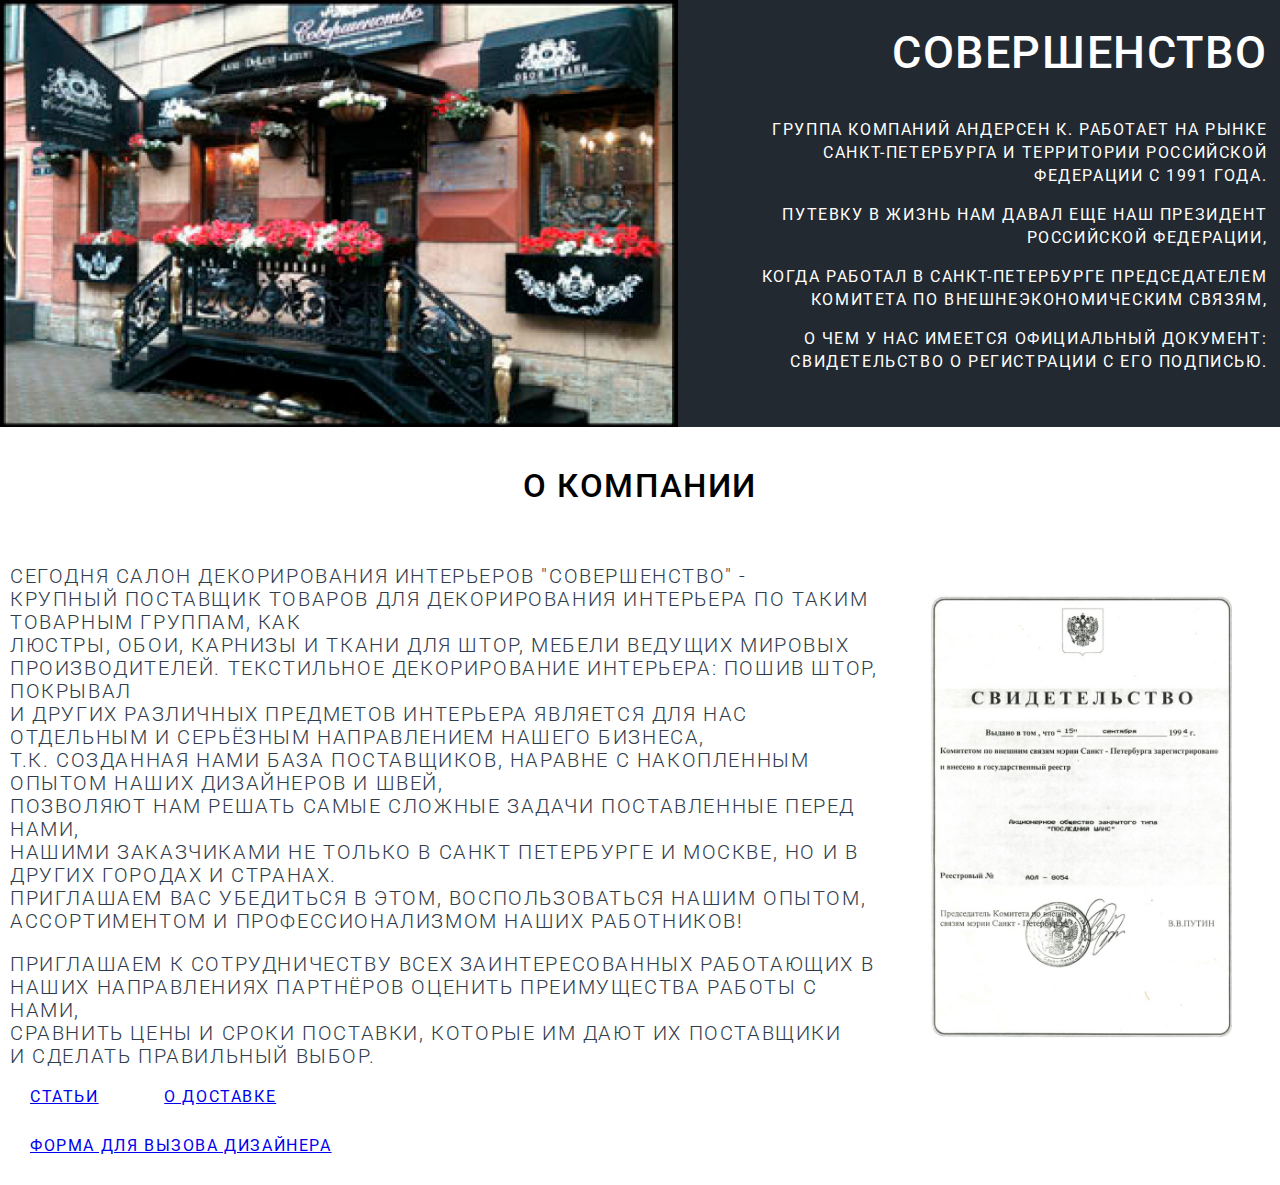
<file: index.html>
<!DOCTYPE html>
<html lang="ru">
    <head>
        <meta charset="utf-8">
        <link href="css/normalize.css" rel="stylesheet">
        <meta name="viewport" content="width=device-width, initial-scale=1">
        <link href="https://fonts.googleapis.com/css2?family=Roboto:wght@300;400;500&display=swap" rel="stylesheet">
        <link href="css/about.css" rel="stylesheet">
        <script src="https://code.jquery.com/jquery-3.5.1.min.js" integrity="sha256-9/aliU8dGd2tb6OSsuzixeV4y/faTqgFtohetphbbj0=" crossorigin="anonymous"></script>
        <title>О нас</title>
    </head>
    <body class="page">
      <main class="page-main">
       <header class="main-header">
         <div class="main-header__wrapper">
           <img src="img/shop.jpg" class="main-header__img" height="500" width="794">
           <div class="main-header__text-wrp">
             <h1 class="main-header__h1">Совершенство</h1>
             <p class="main-header__text">Группа компаний Андерсен К. работает на рынке Санкт-Петербурга и территории Российской Федерации с 1991 года.</p>
             <p class="main-header__text">Путевку в жизнь нам давал еще наш президент Российской Федерации,</p>
             <p class="main-header__text">когда работал в Санкт-Петербурге председателем комитета по внешнеэкономическим связям,</p>
             <p class="main-header__text">о чем у нас имеется официальный документ: свидетельство о регистрации с его подписью.</p>
          </div>
          </div>
        </header>
        <section class="about">
          <h2 class="about__h2">О компании</h2>
          <div class="about__text-wrapper">
            <p class="about__text">Сегодня салон декорирования интерьеров "Совершенство" - <br>крупный поставщик товаров для декорирования интерьера по таким товарным группам, как<br> люстры, обои, карнизы и ткани для штор, мебели ведущих мировых производителей. Текстильное декорирование интерьера: пошив штор, покрывал<br>и других различных предметов интерьера является для нас отдельным и серьёзным направлением нашего бизнеса,<br>т.к. созданная нами база поставщиков, наравне с накопленным опытом наших дизайнеров и швей,<br>позволяют нам решать самые сложные задачи поставленные перед нами,<br>нашими заказчиками не только в Санкт Петербурге и Москве, но и в других городах и странах.<br>Приглашаем Вас убедиться в этом, воспользоваться нашим опытом,<br>ассортиментом и профессионализмом наших работников!</p>
            <p class="about__text">Приглашаем к сотрудничеству всех заинтересованных работающих в наших направлениях партнёров оценить преимущества работы с нами,<br>сравнить цены и сроки поставки, которые им дают их поставщики<br>и сделать правильный выбор.</p>
          </div>
          <img class="about__sertificate" src="img/sertificate.jpg">
        </section>
        <a href="article.html" style="margin: 30px;">Статьи</a>
        <a href="delivery.html" style="margin: 30px;">О доставке</a>
        <a href="form.html" style="margin: 30px; display: block;">Форма для вызова дизайнера</a>
      </main>
    </body>
</html>
</file>
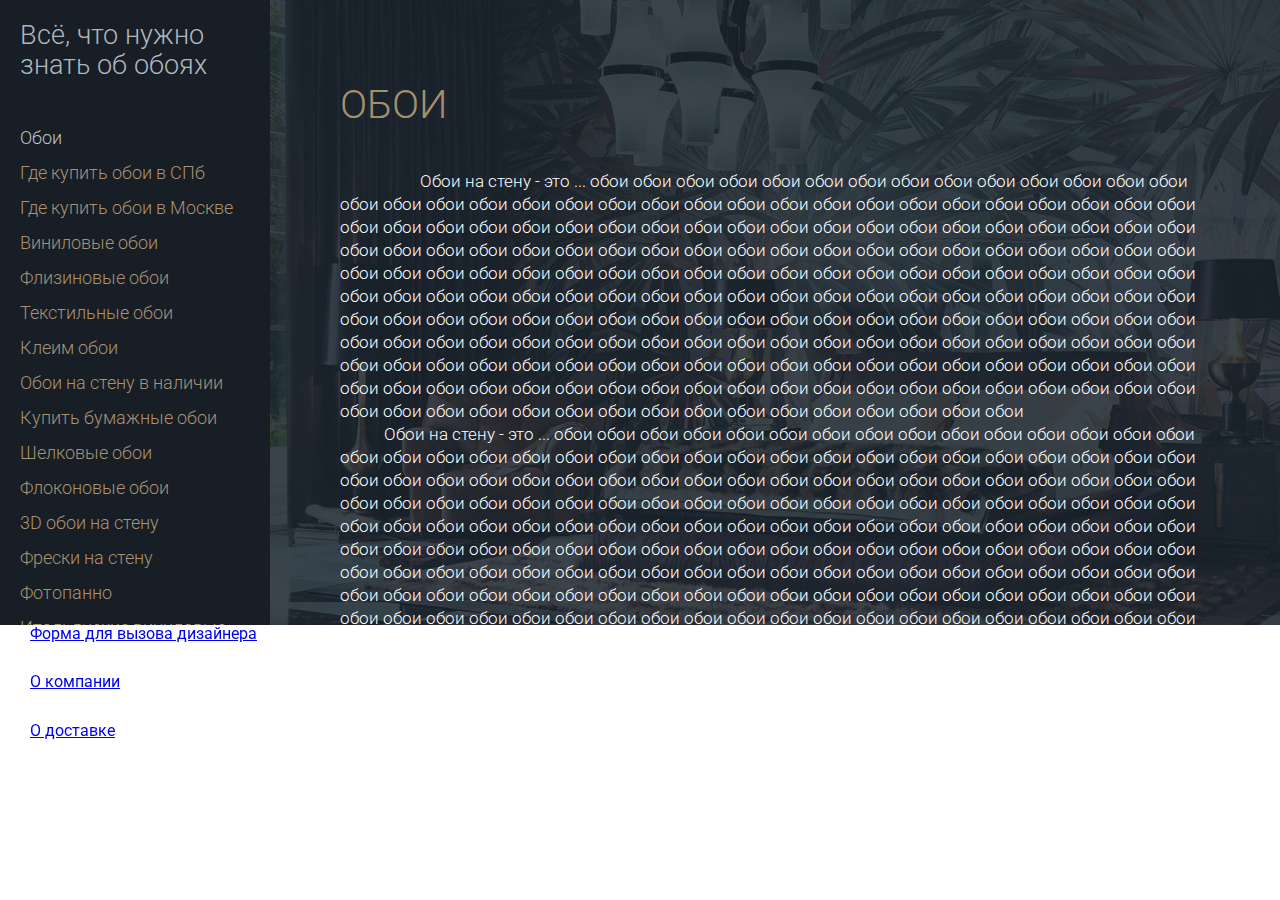
<file: article.html>
<!DOCTYPE html>
<html lang="ru">
    <head>
        <meta charset="utf-8">
        <link href="css/normalize.css" rel="stylesheet">
        <meta name="viewport" content="width=device-width, initial-scale=1">
        <link href="https://fonts.googleapis.com/css2?family=Roboto:wght@300;400;500&display=swap" rel="stylesheet">
        <link href="css/article.css" rel="stylesheet">
        <script src="https://code.jquery.com/jquery-3.5.1.min.js" integrity="sha256-9/aliU8dGd2tb6OSsuzixeV4y/faTqgFtohetphbbj0=" crossorigin="anonymous"></script>
        <title>Статьи</title>
    </head>
    <body class="page">
      <main class="page-article">
        <header class="article__header">
            <div class="article__nav-wrapper">
                <button class="article__nav-toggle" type="menu">Всё, что нужно<br> знать об обоях <img src="img/arrow.svg" id="toggle-img" width="16" height="10"></button>
                <ul class="article__nav-list" id="nav-list">
                    <li class="article__nav-item">
                        <input class="article__radio-btn" type="radio" id="wallpaper1" name="wallpaper-1" value="article1" checked>
                        <label for="wallpaper1">Обои</label>
                    </li>
                    <li class="article__nav-item">
                        <input class="article__radio-btn" type="radio" id="wallpaper2" name="wallpaper-1" value="article2" >
                        <label for="wallpaper2">Где купить обои в СПб</label>
                    </li>
                    <li class="article__nav-item">
                        <input class="article__radio-btn" type="radio" id="wallpaper3" name="wallpaper-1" value="article2" >
                        <label for="wallpaper3">Где купить обои в Москве</label>
                    </li>
                    <li class="article__nav-item">
                        <input class="article__radio-btn" type="radio" id="wallpaper4" name="wallpaper-1" value="article2" >
                        <label for="wallpaper4">Виниловые обои</label>
                    </li>
                    <li class="article__nav-item">
                        <input class="article__radio-btn" type="radio" id="wallpaper5" name="wallpaper-1" value="article2" >
                        <label for="wallpaper5">Флизиновые обои</label>
                    </li>
                    <li class="article__nav-item">
                        <input class="article__radio-btn" type="radio" id="wallpaper6" name="wallpaper-1" value="article2" >
                        <label for="wallpaper6">Текстильные обои</label>
                    </li>
                    <li class="article__nav-item">
                        <input class="article__radio-btn" type="radio" id="wallpaper7" name="wallpaper-1" value="article2" >
                        <label for="wallpaper7">Клеим обои</label>
                    </li>
                    <li class="article__nav-item">
                        <input class="article__radio-btn" type="radio" id="wallpaper8" name="wallpaper-1" value="article2" >
                        <label for="wallpaper8">Обои на стену в наличии</label>
                    </li>
                    <li class="article__nav-item">
                        <input class="article__radio-btn" type="radio" id="wallpaper9" name="wallpaper-1" value="article2" >
                        <label for="wallpaper9">Купить бумажные обои</label>
                    </li>
                    <li class="article__nav-item">
                        <input class="article__radio-btn" type="radio" id="wallpaper10" name="wallpaper-1" value="article2" >
                        <label for="wallpaper10">Шелковые обои</label>
                    </li>
                    <li class="article__nav-item">
                        <input class="article__radio-btn" type="radio" id="wallpaper11" name="wallpaper-1" value="article2" >
                        <label for="wallpaper11">Флоконовые обои</label>
                    </li>
                    <li class="article__nav-item">
                        <input class="article__radio-btn" type="radio" id="wallpaper12" name="wallpaper-1" value="article2" >
                        <label for="wallpaper12">3D обои на стену</label>
                    </li>
                    <li class="article__nav-item">
                        <input class="article__radio-btn" type="radio" id="wallpaper13" name="wallpaper-1" value="article2" >
                        <label for="wallpaper13">Фрески на стену </label>
                    </li>
                    <li class="article__nav-item">
                        <input class="article__radio-btn" type="radio" id="wallpaper14" name="wallpaper-1" value="article2" >
                        <label for="wallpaper14">Фотопанно</label>
                    </li>
                    <li class="article__nav-item">
                        <input class="article__radio-btn" type="radio" id="wallpaper15" name="wallpaper-1" value="article2" >
                        <label for="wallpaper15">Итальянские виниловые обои</label>
                    </li>
                    <li class="article__nav-item">
                        <input class="article__radio-btn" type="radio" id="wallpaper16" name="wallpaper-1" value="article2" >
                        <label for="wallpaper16">Обои под покраску</label>
                    </li>
                    <li class="article__nav-item">
                        <input class="article__radio-btn" type="radio" id="wallpaper17" name="wallpaper-1" value="article2" >
                        <label for="wallpaper17">Обои для мальчиков</label>
                    </li>
                    <li class="article__nav-item">
                        <input class="article__radio-btn" type="radio" id="wallpaper18" name="wallpaper-1" value="article2" >
                        <label for="wallpaper18">Обои для девочек</label>
                    </li>
                    <li class="article__nav-item">
                        <input class="article__radio-btn" type="radio" id="wallpaper19" name="wallpaper-1" value="article2" >
                        <label for="wallpaper19">Обои в гостинную</label>
                    </li>
                    <li class="article__nav-item">
                        <input class="article__radio-btn" type="radio" id="wallpaper20" name="wallpaper-1" value="article2" >
                        <label for="wallpaper20">Обои пна кухню</label>
                    </li>
                    <li class="article__nav-item">
                        <input class="article__radio-btn" type="radio" id="wallpaper21" name="wallpaper-1" value="article2" >
                        <label for="wallpaper21">Обои Lincrusta</label>
                    </li>
                    <li class="article__nav-item">
                        <input class="article__radio-btn" type="radio" id="wallpaper22" name="wallpaper-1" value="article2" >
                        <label for="wallpaper22">Как рассчитать обои</label>
                    </li>
                </ul>
            </div>
            <div class="article__text-wrapper">
                <div class="article__text" id="article-1">
                    <h2 class="article__h2">Обои</h2>
                    <p class="article__p">
                    Обои на стену - это ... обои обои обои обои обои обои обои обои обои обои обои обои обои обои обои обои обои обои обои обои обои обои обои обои обои обои обои обои обои обои обои обои обои обои обои обои обои обои обои обои обои обои обои обои обои обои обои обои обои обои обои обои обои обои обои обои обои обои обои обои обои обои обои обои обои обои обои обои обои обои обои обои обои обои обои обои обои обои обои обои обои обои обои обои обои обои обои обои обои обои обои обои обои обои обои обои обои обои обои обои обои обои обои обои обои обои обои обои обои обои обои обои обои обои обои обои обои обои обои обои обои обои обои обои обои обои обои обои обои обои обои обои обои обои обои обои обои обои обои обои обои обои обои обои обои обои обои обои обои обои обои обои обои обои обои обои обои обои обои обои обои обои обои обои обои обои обои обои обои обои обои обои обои обои обои обои обои обои обои обои обои обои обои обои обои обои обои обои обои обои обои обои обои обои обои обои обои обои обои обои обои обои обои обои обои обои обои обои обои обои<br>           Обои на стену - это ... обои обои обои обои обои обои обои обои обои обои обои обои обои обои обои обои обои обои обои обои обои обои обои обои обои обои обои обои обои обои обои обои обои обои обои обои обои обои обои обои обои обои обои обои обои обои обои обои обои обои обои обои обои обои обои обои обои обои обои обои обои обои обои обои обои обои обои обои обои обои обои обои обои обои обои обои обои обои обои обои обои обои обои обои обои обои обои обои обои обои обои обои обои обои обои обои обои обои обои обои обои обои обои обои обои обои обои обои обои обои обои обои обои обои обои обои обои обои обои обои обои обои обои обои обои обои обои обои обои обои обои обои обои обои обои обои обои обои обои обои обои обои обои обои обои обои обои обои обои обои обои обои обои обои обои обои обои обои обои обои обои обои обои обои обои обои обои обои обои обои обои обои обои обои обои обои обои обои обои обои обои обои обои обои обои обои обои обои обои обои обои обои обои обои обои обои обои обои обои обои обои обои обои обои обои обои обои обои обои обои
                    </p>
                </div>
                <div class="article__text article__text--disabled" id="article-2">
                    <h2 class="article__h2">Где купить обои в СПб</h2>
                    <p class="article__p">
                    Тут будет текст про обои. ОБОИ
                    </p>
                </div>
                <div class="article__text article__text--disabled" id="article-3">
                    <h2 class="article__h2">Где купить обои в Москве</h2>
                    <p class="article__p">
                    Тут будет текст про обои. ОБОИ
                    </p>
                </div>
                <div class="article__text article__text--disabled" id="article-4">
                    <h2 class="article__h2">Виниловые обои</h2>
                    <p class="article__p">
                    Тут будет текст про обои. ОБОИ
                    </p>
                </div>
                <div class="article__text article__text--disabled" id="article-5">
                    <h2 class="article__h2">Флизилиновые обои</h2>
                    <p class="article__p">
                    Тут будет текст про обои. ОБОИ
                    </p>
                </div>
                <div class="article__text article__text--disabled" id="article-6">
                    <h2 class="article__h2">Текстильные обои</h2>
                    <p class="article__p">
                    Тут будет текст про обои. ОБОИ
                    </p>
                </div>
                <div class="article__text article__text--disabled" id="article-5">
                    <h2 class="article__h2">Клеим обои</h2>
                    <p class="article__p">
                    Тут будет текст про обои. ОБОИ
                    </p>
                </div>
                <div class="article__text article__text--disabled" id="article-6">
                    <h2 class="article__h2">Обои на стену в наличии</h2>
                    <p class="article__p">
                    Тут будет текст про обои. ОБОИ
                    </p>
                </div>
                <div class="article__text article__text--disabled" id="article-5">
                    <h2 class="article__h2">Купить бумажные обои</h2>
                    <p class="article__p">
                    Тут будет текст про обои. ОБОИ
                    </p>
                </div>
                <div class="article__text article__text--disabled" id="article-6">
                    <h2 class="article__h2">Шелковые обои</h2>
                    <p class="article__p">
                    Тут будет текст про обои. ОБОИ
                    </p>
                </div>
                <div class="article__text article__text--disabled" id="article-5">
                    <h2 class="article__h2">Флоконовые обои</h2>
                    <p class="article__p">
                    Тут будет текст про обои. ОБОИ
                    </p>
                </div>
                <div class="article__text article__text--disabled" id="article-6">
                    <h2 class="article__h2">3D обои на стену</h2>
                    <p class="article__p">
                    Тут будет текст про обои. ОБОИ
                    </p>
                </div><div class="article__text article__text--disabled" id="article-5">
                    <h2 class="article__h2">Фрески на стену</h2>
                    <p class="article__p">
                    Тут будет текст про обои. ОБОИ
                    </p>
                </div>
                <div class="article__text article__text--disabled" id="article-6">
                    <h2 class="article__h2">Фотопанно</h2>
                    <p class="article__p">
                    Тут будет текст про обои. ОБОИ
                    </p>
                </div><div class="article__text article__text--disabled" id="article-5">
                    <h2 class="article__h2">Итальянские виниловые обои</h2>
                    <p class="article__p">
                    Тут будет текст про обои. ОБОИ
                    </p>
                </div>
                <div class="article__text article__text--disabled" id="article-6">
                    <h2 class="article__h2">Обои под покраску обои</h2>
                    <p class="article__p">
                    Тут будет текст про обои. ОБОИ
                    </p>
                </div>
                <div class="article__text article__text--disabled" id="article-6">
                    <h2 class="article__h2">Обои для мальчиков</h2>
                    <p class="article__p">
                    Тут будет текст про обои. ОБОИ
                    </p>
                </div>
                <div class="article__text article__text--disabled" id="article-6">
                    <h2 class="article__h2">Обои для девочек</h2>
                    <p class="article__p">
                    Тут будет текст про обои. ОБОИ
                    </p>
                </div>
                <div class="article__text article__text--disabled" id="article-6">
                    <h2 class="article__h2">Обои в гостинную</h2>
                    <p class="article__p">
                    Тут будет текст про обои. ОБОИ
                    </p>
                </div>
                <div class="article__text article__text--disabled" id="article-6">
                    <h2 class="article__h2">Обои на кухню</h2>
                    <p class="article__p">
                    Тут будет текст про обои. ОБОИ
                    </p>
                </div>
                <div class="article__text article__text--disabled" id="article-6">
                    <h2 class="article__h2">Обои Lincrusta</h2>
                    <p class="article__p">
                    Тут будет текст про обои. ОБОИ
                    </p>
                </div>
                <div class="article__text article__text--disabled" id="article-6">
                    <h2 class="article__h2">Как рассчитать обои</h2>
                    <p class="article__p">
                    Тут будет текст про обои. ОБОИ
                    </p>
                </div>
            </div>
        </header>
        <a href="form.html" style="margin: 30px;">Форма для вызова дизайнера</a>
        <a href="index.html" style="margin: 30px; display: block;">О компании</a>
        <a href="delivery.html" style="margin: 30px;">О доставке</a>
      </main>
     
      <script src="js/script.js"></script>
    </body>
</html>
</file>
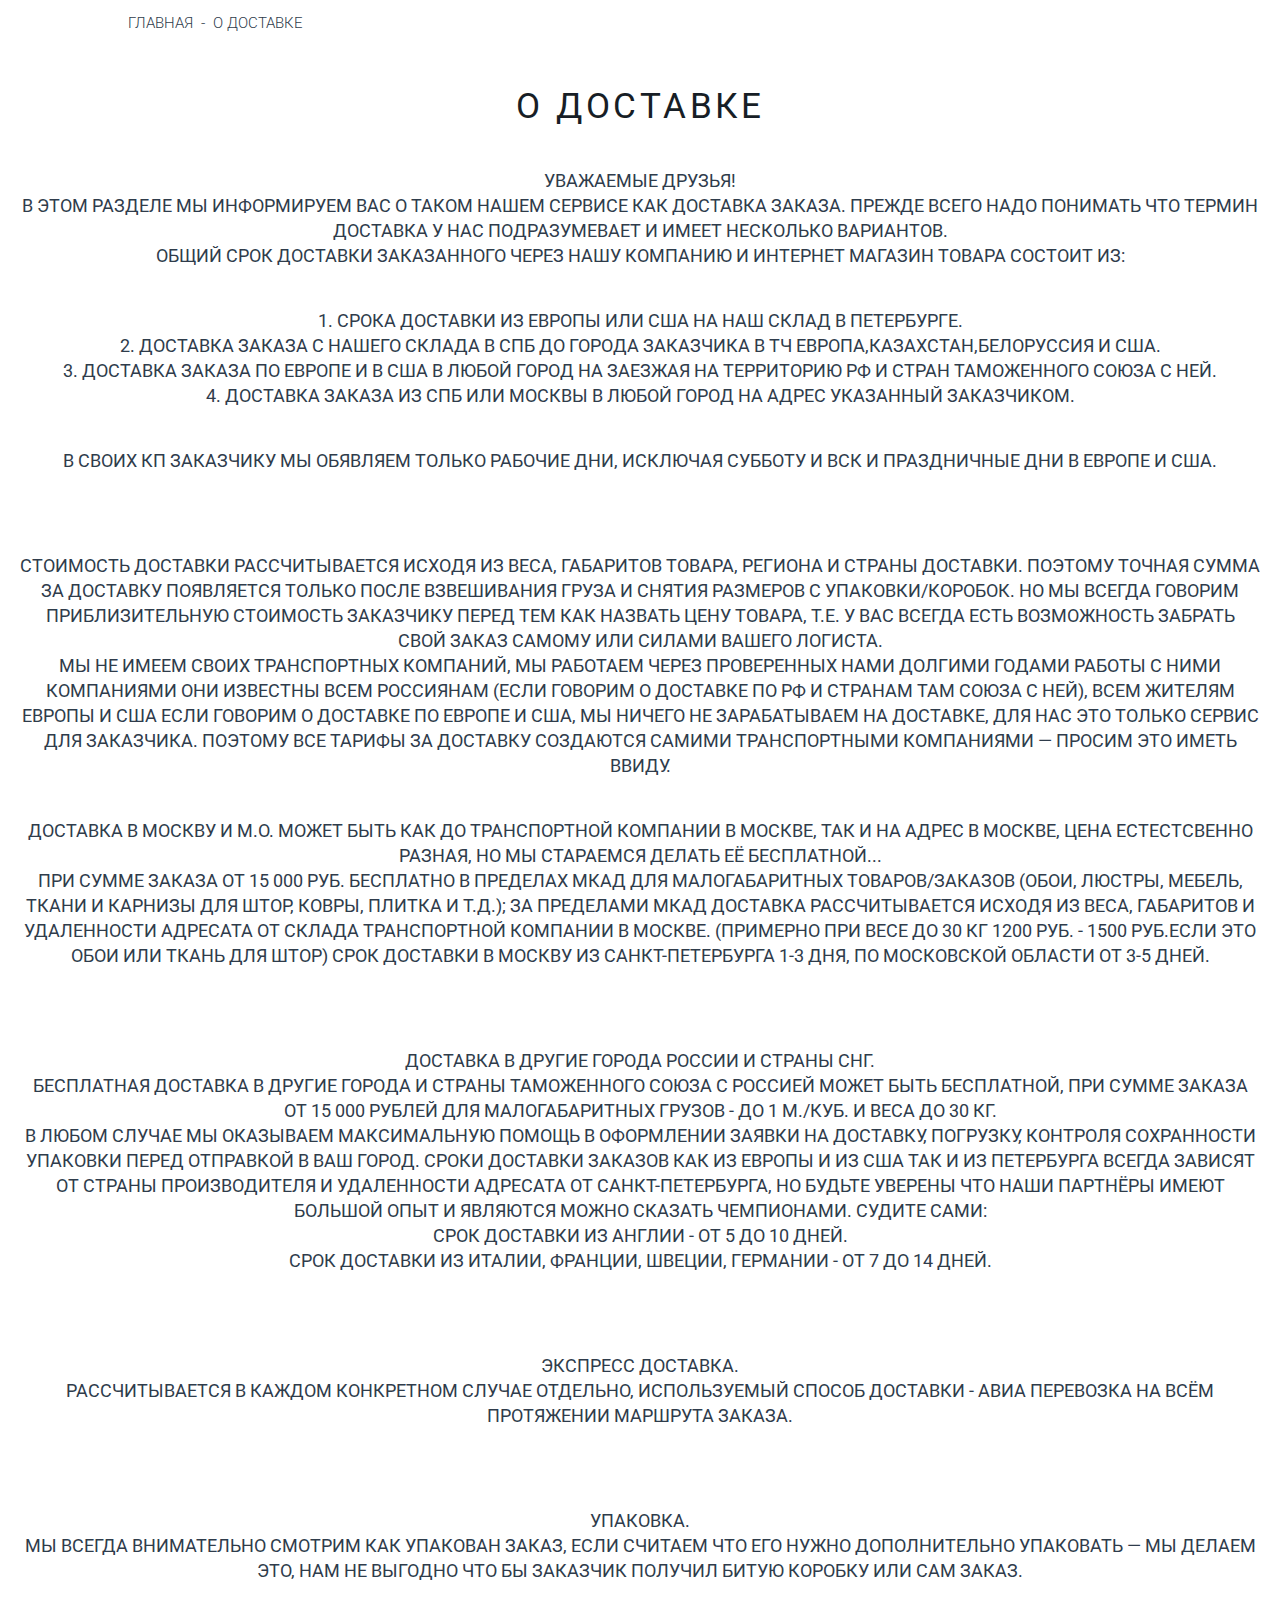
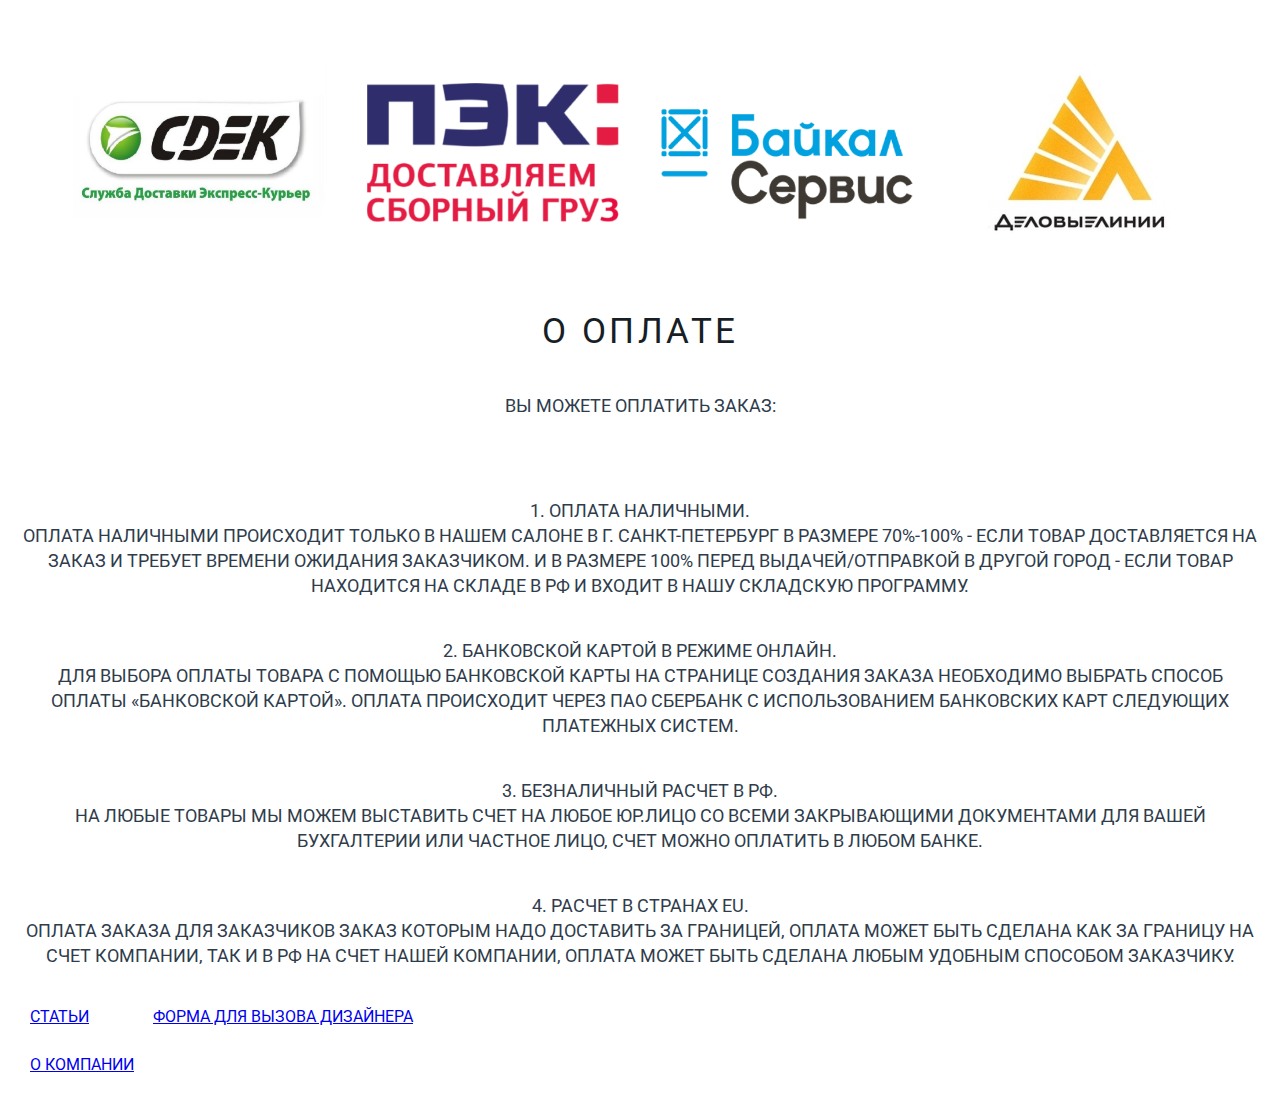
<file: delivery.html>
<!DOCTYPE html>
<html lang="ru">
    <head>
        <meta charset="utf-8">
        <link href="css/normalize.css" rel="stylesheet">
        <meta name="viewport" content="width=device-width, initial-scale=1">
        <link href="https://fonts.googleapis.com/css2?family=Roboto:wght@300;400;500&display=swap" rel="stylesheet">
        <link href="css/delivery.css" rel="stylesheet">
        <script src="https://code.jquery.com/jquery-3.5.1.min.js" integrity="sha256-9/aliU8dGd2tb6OSsuzixeV4y/faTqgFtohetphbbj0=" crossorigin="anonymous"></script>
        <title>О доставке</title>
    </head>
    <body class="page">
        <div class="site-nav">
            <a class="site-nav__link" href="#">Главная</a>
            <p>-</p>
            <a class="site-nav__link" href="#">О доставке</a>
        </div>
      <main class="page-main">
        <h1 style="display: none;">Совершенство</h1>
        <h2 class="main__h2">О доставке</h2>
        <p class="main__text">Уважаемые друзья!<br>В этом разделе мы информируем Вас о таком нашем сервисе как доставка заказа. Прежде всего надо понимать что термин доставка у нас подразумевает и имеет несколько вариантов.<br>Общий срок доставки заказанного через нашу компанию и интернет магазин товара состоит из:</p>
        <p class="main__text">1. Срока доставки из Европы или США на наш склад в Петербурге.<br>2. Доставка заказа с нашего склада в СПб до города заказчика в тч Европа,Казахстан,Белоруссия и США.<br>3. Доставка заказа по Европе и в США в любой город на заезжая на территорию РФ и стран таможенного союза с ней.<br>4. Доставка заказа из СПб или Москвы в любой город на адрес указанный заказчиком.</p>
        <p class="main__text  main__text--abz">В своих КП заказчику мы обявляем только рабочие дни, исключая Субботу и ВСК и праздничные дни в Европе и США.</p>
        <p class="main__text">Стоимость доставки рассчитывается исходя из веса, габаритов товара, региона и страны доставки. Поэтому точная сумма за доставку появляется только после взвешивания груза и снятия размеров с упаковки/коробок. Но мы всегда говорим приблизительную стоимость заказчику перед тем как назвать цену товара, т.е. у вас всегда есть возможность забрать свой заказ самому или силами вашего логиста.<br>Мы не имеем своих транспортных компаний, мы работаем через проверенных нами долгими годами работы с ними компаниями они известны всем россиянам (если говорим о доставке по РФ и странам там союза с ней), всем жителям Европы и США если говорим о доставке по Европе и США, мы ничего не зарабатываем на доставке, для нас это только сервис для заказчика. Поэтому все тарифы за доставку создаются самими транспортными компаниями — просим это иметь ввиду.</p>
        <p class="main__text  main__text--abz">Доставка в Москву и М.О. Может быть как до транспортной компании в Москве, так и на адрес в Москве, цена естестсвенно разная, но мы стараемся делать её бесплатной...<br>При сумме заказа от 15 000 руб. бесплатно в пределах МКАД для малогабаритных товаров/заказов (обои, люстры, мебель, ткани и карнизы для штор, ковры, плитка и т.д.); За пределами МКАД доставка рассчитывается исходя из веса, габаритов и удаленности адресата от склада транспортной компании в Москве. (примерно при весе до 30 кг 1200 руб. - 1500 руб.если это обои или ткань для штор) Срок доставки в Москву из Санкт-Петербурга 1-3 дня, по Московской области от 3-5 дней.</p>
        <p class="main__text main__text--abz">Доставка в другие города России и страны СНГ.<br>Бесплатная доставка в другие города и страны таможенного союза с Россией может быть бесплатной, при сумме заказа от 15 000 рублей для малогабаритных грузов - до 1 м./куб. и веса до 30 кг.<br>В любом случае мы оказываем максимальную помощь в оформлении заявки на доставку, погрузку, контроля сохранности упаковки перед отправкой в ваш город. Сроки доставки заказов как из Европы и из США так и из Петербурга всегда зависят от страны производителя и удаленности адресата от Санкт-Петербурга, но будьте уверены что наши партнёры имеют большой опыт и являются можно сказать чемпионами. Судите сами:<br>Срок доставки из Англии - от 5 до 10 дней.<br>Срок доставки из Италии, Франции, Швеции, Германии - от 7 до 14 дней.</p>
        <p class="main__text main__text--abz">Экспресс доставка.<br>Рассчитывается в каждом конкретном случае отдельно, используемый способ доставки - авиа перевозка на всём протяжении маршрута заказа.</p>
        <p class="main__text main__text--abz">Упаковка.<br>Мы всегда внимательно смотрим как упакован заказ, если считаем что его нужно дополнительно упаковать — мы делаем это, нам не выгодно что бы заказчик получил битую коробку или сам заказ.</p>
        <div class="delivery__company">
          <img class="delivery__sdek" src="img/Sdek.png" width="220" height="156">
          <img class="delivery__PEK" src="img/PEK.png" width="188" height="103">
          <img class="delivery__Baikal" src="img/Baikal.png" width="221" height="131">
          <img class="delivery__DelLina" src="img/DelLine.png" width="230" height="153">
        </div>
        <h2 class="main__h2">О оплате</h2>
        <p class="main__text main__text--abz">Вы можете оплатить заказ:</p>
        <p class="main__text">1. Оплата наличными.<br>Оплата наличными происходит только в нашем салоне в г. Санкт-Петербург в размере 70%-100% - если товар доставляется на заказ и требует времени ожидания заказчиком. И в размере 100% перед выдачей/отправкой в другой город - если товар находится на складе в РФ и входит в нашу складскую программу.</p>
        <p class="main__text">2. Банковской картой в режиме онлайн.<br>Для выбора оплаты товара с помощью банковской карты на странице создания заказа необходимо выбрать способ оплаты «Банковской картой». Оплата происходит через ПАО СБЕРБАНК с использованием Банковских карт следующих платежных систем.</p>
        <p class="main__text">3. Безналичный расчет в РФ.<br>На любые товары мы можем выставить счет на любое юр.лицо со всеми закрывающими документами для вашей бухгалтерии или частное лицо, счет можно оплатить в любом банке.</p>
        <p class="main__text">4. Расчет в странах EU.<br>Оплата заказа для заказчиков заказ которым надо доставить за границей, оплата может быть сделана как за границу на счет компании, так и в РФ на счет нашей компании, оплата может быть сделана любым удобным способом заказчику.</p>

      </main>
      <a href="article.html" style="margin: 30px;">Статьи</a>
      <a href="form.html" style="margin: 30px;">Форма для вызова дизайнера</a>
      <a href="index.html" style="margin: 30px; display: block;">О компании</a>
    </body>
</html>
</file>
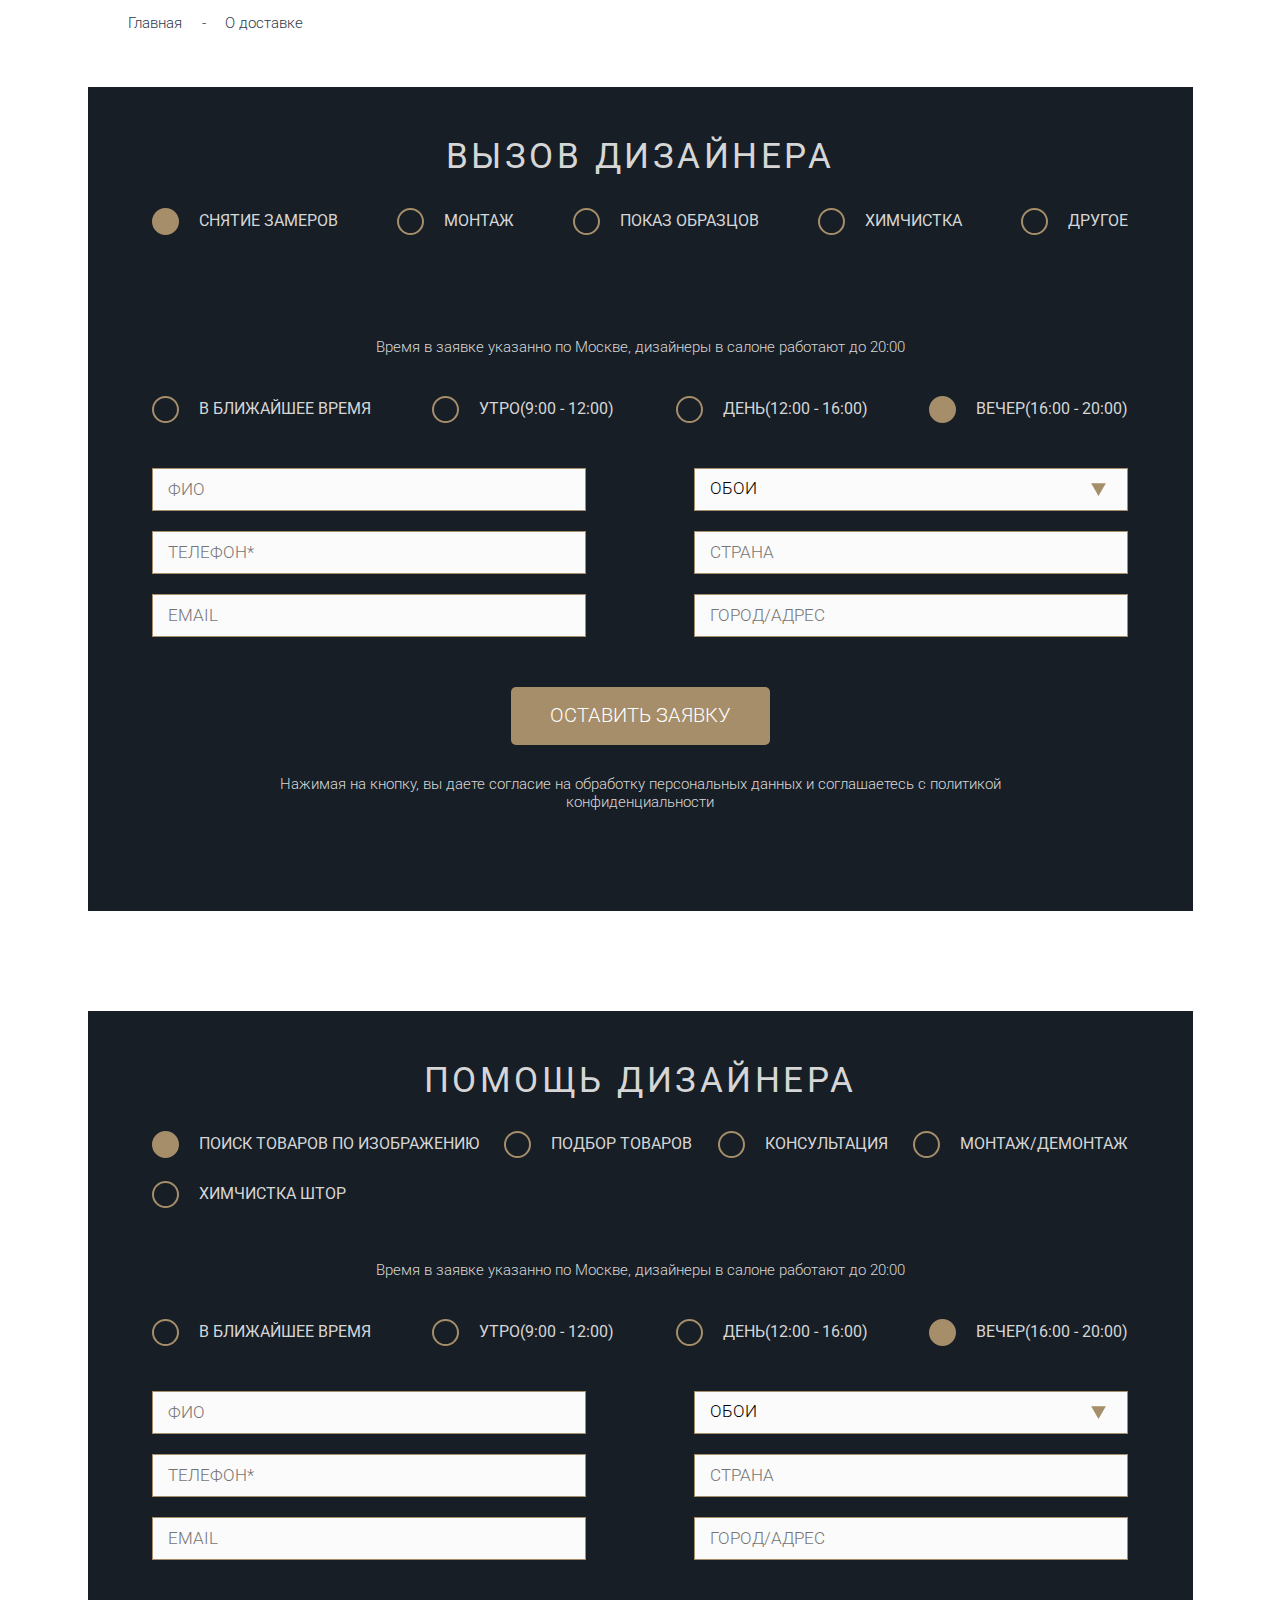
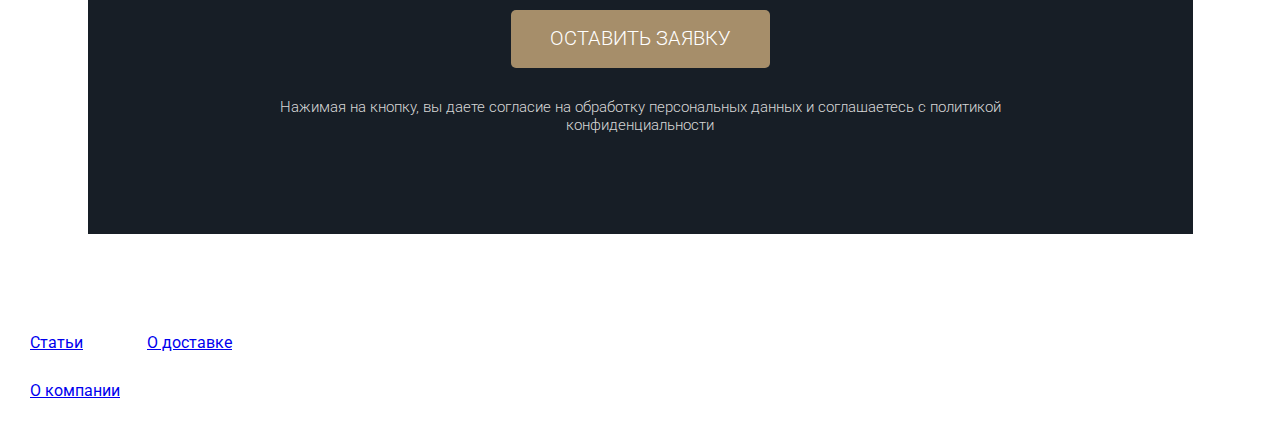
<file: form.html>
<!DOCTYPE html>
<html lang="ru">
    <head>
        <meta charset="utf-8">
        <link href="css/normalize.css" rel="stylesheet">
        <meta name="viewport" content="width=device-width, initial-scale=1">
        <link href="https://fonts.googleapis.com/css2?family=Roboto:wght@300;400;500&display=swap" rel="stylesheet">
        <link href="css/form.css" rel="stylesheet">
        <script src="https://code.jquery.com/jquery-3.5.1.min.js" integrity="sha256-9/aliU8dGd2tb6OSsuzixeV4y/faTqgFtohetphbbj0=" crossorigin="anonymous"></script>
        <title>О доставке</title>
    </head>
    <body class="page">
        <div class="site-nav">
            <a class="site-nav__link" href="#">Главная</a>
            <p>-</p>
            <a class="site-nav__link" href="#">О доставке</a>
        </div>
      <main class="page-main">
        <form class="call">
            <h2 class="call__h2">Вызов дизайнера</h2>
            <div class="form__radio form__radio--options">
                <div class="radio">
                  <input class="custom-radio" type="radio" id="measurments-radio" name="programm" value="work-type" checked>
                  <label for="measurments-radio">Снятие замеров</label>
                </div>
                <div class="radio">
                  <input class="custom-radio" type="radio" id="assembling-radio" name="programm" value="work-type">
                  <label for="assembling-radio">Монтаж</label>
                </div>
                <div class="radio">
                  <input class="custom-radio" type="radio" id="show-radio" name="programm" value="work-type">
                  <label for="show-radio">Показ образцов</label>
               </div>
               <div class="radio">
                <input class="custom-radio" type="radio" id="cleaning-radio" name="programm" value="work-type">
                <label for="cleaning-radio">Химчистка</label>
             </div>
             <div class="radio">
                <input class="custom-radio" type="radio" id="another-radio" name="programm" value="work-type">
                <label for="another-radio">Другое</label>
             </div>
            </div>
            <p class="form-label form-label--1">Время в заявке указанно по Москве, дизайнеры в салоне работают до 20:00</p>
            <div class="form__radio form__radio--time">
                <div class="radio">
                  <input class="custom-radio" type="radio" id="now-radio" name="time" value="time">
                  <label for="now-radio">В ближайшее время</label>
                </div>
                <div class="radio">
                  <input class="custom-radio" type="radio" id="morning-radio" name="time" value="time">
                  <label for="morning-radio">Утро(9:00 - 12:00)</label>
                </div>
                <div class="radio">
                  <input class="custom-radio" type="radio" id="day-radio" name="time" value="time">
                  <label for="day-radio">День(12:00 - 16:00)</label>
               </div>
               <div class="radio">
                <input class="custom-radio" type="radio" id="evening-radio" name="time" value="time" checked>
                <label for="evening-radio">Вечер(16:00 - 20:00)</label>
             </div>
            </div>
            <div class="form-input__wrapper">
                <input type="text" placeholder="ФИО" class="form__input form__input--1">
                <input type="tel" placeholder="Телефон*" class="form__input form__input--2">
                <input type="email" placeholder="Email" class="form__input form__input--3">
                <select class="form__input form__select form__input--4">
                    <option>Обои</option>
                    <option>Ткани</option>
                    <option>Карнизы</option>
                    <option>Готовые шторы</option>
                    <option>Шторы дизайн/пошив</option>
                    <option>Свет</option>
                    <option>Мебель</option>
                    <option>Ковры</option>
                    <option>Акс. для штор</option>
                    <option>Акс. для интерьера</option>
                    <option>Солнцезащита</option>
                    <option>Плитка/Паркет</option>
                    <option>Лепнина</option>
                </select>                
                <input type="text" placeholder="Страна" class="form__input form__input--5">
                <input type="text" placeholder="Город/адрес" class="form__input form__input--6">
            </div>
            <button type="submit" class="form__button">Оставить заявку</button>
            <p class="form-label">Нажимая на кнопку, вы даете согласие на обработку персональных данных и соглашаетесь c политикой конфиденциальности</p>
        </form>
        <form class="call">
            <h2 class="call__h2">Помощь дизайнера</h2>
            <div class="form__radio form__radio--options">
                <div class="radio">
                  <input class="custom-radio" type="radio" id="measurments-radio2" name="programm" value="work-type" checked>
                  <label for="measurments-radio2">Поиск товаров по изображению</label>
                </div>
                <div class="radio">
                  <input class="custom-radio" type="radio" id="assembling-radio2" name="programm" value="work-type">
                  <label for="assembling-radio2">Подбор товаров</label>
                </div>
                <div class="radio">
                  <input class="custom-radio" type="radio" id="show-radio2" name="programm" value="work-type">
                  <label for="show-radio2">Консультация</label>
               </div>
               <div class="radio">
                <input class="custom-radio" type="radio" id="cleaning-radio2" name="programm" value="work-type">
                <label for="cleaning-radio2">Монтаж/демонтаж</label>
             </div>
             <div class="radio">
                <input class="custom-radio" type="radio" id="another-radio2" name="programm" value="work-type">
                <label for="another-radio2">Химчистка штор</label>
             </div>
            </div>
            <p class="form-label form-label--1">Время в заявке указанно по Москве, дизайнеры в салоне работают до 20:00</p>
            <div class="form__radio form__radio--time">
                <div class="radio">
                  <input class="custom-radio" type="radio" id="now-radio2" name="time" value="time">
                  <label for="now-radio2">В ближайшее время</label>
                </div>
                <div class="radio">
                  <input class="custom-radio" type="radio" id="morning-radio2" name="time" value="time">
                  <label for="morning-radio2">Утро(9:00 - 12:00)</label>
                </div>
                <div class="radio">
                  <input class="custom-radio" type="radio" id="day-radio2" name="time" value="time">
                  <label for="day-radio2">День(12:00 - 16:00)</label>
               </div>
               <div class="radio">
                <input class="custom-radio" type="radio" id="evening-radio2" name="time" value="time" checked>
                <label for="evening-radio2">Вечер(16:00 - 20:00)</label>
             </div>
            </div>
            <div class="form-input__wrapper">
                <input type="text" placeholder="ФИО" class="form__input form__input--1">
                <input type="tel" placeholder="Телефон*" class="form__input form__input--2">
                <input type="email" placeholder="Email" class="form__input form__input--3">
                <select class="form__input form__select form__input--4">
                    <option>Обои</option>
                    <option>Ткани</option>
                    <option>Карнизы</option>
                    <option>Готовые шторы</option>
                    <option>Шторы дизайн/пошив</option>
                    <option>Свет</option>
                    <option>Мебель</option>
                    <option>Ковры</option>
                    <option>Акс. для штор</option>
                    <option>Акс. для интерьера</option>
                    <option>Солнцезащита</option>
                    <option>Плитка/Паркет</option>
                    <option>Лепнина</option>
                </select>                
                <input type="text" placeholder="Страна" class="form__input form__input--5">
                <input type="text" placeholder="Город/адрес" class="form__input form__input--6">
            </div>
            <button type="submit" class="form__button">Оставить заявку</button>
            <p class="form-label">Нажимая на кнопку, вы даете согласие на обработку персональных данных и соглашаетесь c политикой конфиденциальности</p>
        </form>
        <a href="article.html" style="margin: 30px;">Статьи</a>
        <a href="delivery.html" style="margin: 30px;">О доставке</a>
        <a href="index.html" style="margin: 30px; display: block;">О компании</a>
      </main>
    </body>
</html>
</file>
<file: css/about.css>
.page-main{
  letter-spacing: 0.1em;
  text-transform: uppercase;
  font-family: 'Roboto';
}

body{
  padding: 0;
  margin: 0;
}

.main-header{
  width: 100%;
  background-color: #232931;
  padding: 0 0 0 0;

}
.main-header__wrapper{
  width: 100%;
  margin: 0 auto;
  max-width: 1440px;
  background-color: #232931;
  color: #fff;
}

.main-header__img{
  width: 100%;
  height: auto;
}


.main-header__text-wrp{
  padding: 10px 10px;
  line-height: 23px;
}

.about{
  padding: 0 10px;
}

.about__h2, .main-header__h1{
  text-align: center;
  font-weight: 500;
  font-size: 33px;
  margin: 40px 0;
}

.about__text{
  font-weight: 300;
font-size: 20px;
line-height: 23px;
color: #2F3C4B;
}

.about__sertificate{
  width: 80%;
    margin: 30px 10%;
  height: auto;
}

@media (min-width: 650px){
  .about{
    display: grid;
    grid-template-columns: 70% 30%;
    align-items: center;
  }

  .about__h2{
    grid-column-start: 1;
    grid-column-end: 3;
  }
  
}

@media (min-width: 980px){

  .main-header__wrapper{
    display: flex;
    justify-content: space-between;
    padding-right: 50px;
    text-align: right;
    align-items: center;
    padding: 0;
  }
  .main-header__h1{
    text-align: right;
    font-size: 45px;
    margin-top: -10px;
    line-height: 50px;
  }
  .main-header__img{
    width: 53%;
  }
  .main-header__text-wrp{
    padding: 2% 1%;
    width: 43%;
    max-width: 550px;
  }
}
</file>
<file: css/article.css>
.page{
    font-family: 'Roboto';
}

.article__nav-toggle{
    width: 100%;
    background-color: #171E26;
    height: 70px;
    border: none;
    text-align: center;
    color: #AFB6BE;
    font-size: 18px;
    margin: 0;
    display: block;
    transition: .2s all ease-out;
}

.article__nav-toggle br{
    display: none;
}

.article__nav-toggle img{
    transition: .2s all ease-out;
    width: 16px;
    height: 10px;
    margin-left: 5px;
    transform: rotate(-90deg);
}

input[type=radio]{
    display: none;
}

.article__nav-list{
    padding: 20px 20px;
    margin: 0;
    display: none;
    list-style: none;
    background-color: #27323f;
    font-size: 18px;
    line-height: 35px;
    color: #A99272;
}
.article__radio-btn:not(:disabled)+label:hover{
    opacity: 0.7;
  }
.article__radio-btn:checked+label{
    color: #bfc5ce;
    opacity: 1;
  }
  
.article__text{
    transition: .2s all ease-out;
    padding: 10px 20px;
}
.article__text-wrapper{
    background-color: #1A242D;
}
.article__text--disabled{
    display: none;
    transition: .2s all ease-out;
}

.article__h2{
    margin: 0 0;
    transition: .2s all ease-out;
    text-transform: uppercase;
    color: #A68F6F;
    font-weight: 300;
    font-size: 40px;
    line-height: 50px;
    padding-top: 30px;
}

.article__p{
    color: #fff;
    font-size: 17px;
    line-height: 23px;
    white-space: pre-wrap;
}

@media (min-width: 920px){
    .article__nav-toggle{
        margin-top: 0;
        text-align: left;
        padding: 20px 20px 80px 20px;
        font-size: 27px;
        line-height: 30px;
        font-weight: 300;
        box-sizing: border-box;
        width: 270px;

    }
    .article__nav-toggle img{ 
        display: none;
    }
    .article__nav-wrapper{
        height: 625px;
    }
    .article__nav-list{
        display: block;
        width: 230px;
        font-size: 18px;
        height: 485px;
        font-weight: 300;
        overflow-y: scroll;
        background-color: #171E26;
    }
    .article__header{
        display: flex;
        justify-content: space-between;
    }
    .article__text-wrapper{
        font-weight: 300;
        height: 625px;
        overflow-y: scroll;
        font-size: 20px;
        width: 100%;
        background-color: #1A242D;
        background-image: url('../img/article--bg.jpg');
        background-size: cover;
        background-position: top;
    }
    .article__text{
        padding: 50px 70px;
    }

}
</file>
<file: css/delivery.css>
.page{
    text-transform: uppercase;
    font-family: 'Roboto';
}
.page-main{
    padding: 0 10px;
}
.site-nav{
    display: flex;
    align-items: center;
    width: 175px;
    justify-content: space-between;
    margin-left: 10%;
}
.site-nav p{
    color: #2F3C4B;
    font-weight: 300;
    font-size: 15px;
}
.site-nav__link{
    text-decoration: none;
    color: #2F3C4B;
    font-weight: 300;
    font-size: 15px;
}
.site-nav__link:hover{
    text-decoration: underline;
}
.main__h2{
    margin: 40px 0;
    text-align: center;
    letter-spacing: 0.1em;
    color: #171E26;
    font-size: 27px;
    font-weight: 400;
}

.main__text{
    max-width: 1240px;
    margin: 0 auto;
    text-align: center;
    font-size: 18px;
    line-height: 25px;
    color: #2F3C4B;
    margin-bottom: 40px;
}

.main__text--abz{
    margin-bottom: 80px;
}

.delivery__company{
    display: grid;
    grid-template-columns: 1fr 1fr;
    width: 90%;
    margin: 0 auto;
    max-width: 1280px;
    align-items: center;
    grid-gap: 40px;
    margin-bottom: 70px;
}

.delivery__company img{
    width: 100%;
    height: auto;
}

@media (min-width: 700px){
    .delivery__company{
        grid-template-columns: 1fr 1fr 1fr 1fr;

    }
    .main__h2{
        font-size: 35px;
    }
}
</file>
<file: css/form.css>
.page{
    font-family: 'Roboto';
}
.site-nav{
    display: flex;
    align-items: center;
    width: 175px;
    justify-content: space-between;
    margin-left: 10%;
}
.site-nav p{
    color: #2F3C4B;
    font-weight: 300;
    font-size: 15px;
}
.site-nav__link{
    text-decoration: none;
    color: #2F3C4B;
    font-weight: 300;
    font-size: 15px;
}
.call{
    width: 90%;
    min-height: 1150px;
    background-color: #171E26;
    margin: 40px auto;
    padding: 20px 10px;
    box-sizing: border-box;
    max-width: 1105px;
    margin-bottom: 100px;
}
.call__h2{
    color: #D6D6D6;
    text-transform: uppercase;
    font-size: 25px;
    text-align: center;
    letter-spacing: 0.1em;
    font-weight: 400;
    margin: 30px 0;
}
.site-nav__link:hover{
    text-decoration: underline;
}
.form__radio{
    width: 200px;
    margin: 0 auto;
    margin-top: 21px;
    margin-bottom: 22px;
    font-size: 16px;
    text-transform: uppercase;
    height: 200px;
    display: flex;
    color: #D6D6D6;
    flex-direction: column;
    justify-content: space-between;
  }
  
  
  .custom-radio {
    position: absolute;
    z-index: -1;
    opacity: 0;
  }
  
  .custom-radio+label {
    display: inline-flex;
    align-items: center;
    user-select: none;
  }
  
  .custom-radio+label::before {
    content: '';
    display: inline-block;
    width: 23px;
    height: 23px;
    flex-shrink: 0;
    flex-grow: 0;
    border: 2px solid #A68E6A;
    border-radius: 50%;
    margin-right: 20px;
    background-repeat: no-repeat;
    background-position: center center;
    transition: .2s all ease-out;
    background-size: 50% 50%;
  }
  
  .custom-radio:not(:disabled)+label:hover::before {
    opacity: 0.7;
  }
  
  .custom-radio:active+label::before{
    opacity: 0.3;
  }
  
  .custom-radio:focus:not(:checked)+label::before {
    opacity: 0.3;
  }
  
  .custom-radio:checked+label::before {
    background-color: #A68E6A;
  }

  .form-label{
      margin: 20px 0;
      text-align: center;
      font-weight: 300;
      font-size: 15px;
      line-height: 18px;
      color: #D6D6D6;
  }
  
  .form__input{
      width: 80%;
      color: #000000;
      font-size: 17px;
      font-weight: 300;
      text-transform: uppercase;
      height: 43px;
      border: 1px solid #A68E6A;
      background-color: #FBFBFB;
      box-sizing: border-box;
      padding: 0 15px;
      margin: 10px 10%;
      outline: none;
  }

  .form__select{
    appearance: none;
    content: " url('../img/select.svg') ";
    background: url('../img/select.svg') no-repeat;
    background-position: right;
    background-position-x: 95%;
    box-shadow: none;
    -webkit-appearance: none;
    -moz-appearance: none;
    border-radius: 0;
    -webkit-appearance: none;
    background-color: #FBFBFB;
    -moz-appearance: none;
    appearance: none;
  }
 
  .form__select:after{
  }
  .form__input:focus{
    border: 1px solid #A68E6A;
    box-shadow: 0px 0px 5px rgba(100, 100, 100, 0.4);
  }
  
  .form__button{
      border: none;
      width: 70%;
      max-width: 259px;
      height: 58px;
      color: #fff;
      font-weight: 300;
      font-size: 20px;
      text-align: center;
      text-transform: uppercase;
      margin: 40px auto;
      margin-bottom: 20px;
      display: block;
      background-color: #A68E6A;
      border-radius: 5px;
      transition: .2s all ease-out;
    }

  .form__button:hover{
      background-color: #c4a980;
  }

  .form__button:active{
    background-color: #e2c59a;
    color: #5a5a5a;
}

@media (min-width: 624px){
    .call{
        display: grid;
        min-height: 0;
        grid-template-columns: 1fr 1fr;

    }
    .call__h2{
        grid-column-start: 1;
        grid-column-end: 3;
        font-size: 35px;
        order: 1;
        
    }
    .form__button{
        order: 4;
        margin-bottom: 0;
        grid-column-start: 1;
        grid-column-end: 3;
    }
    .form-label{
        order: 4;
        grid-column-start: 1;
        grid-column-end: 3;
    }
    .form__radio--options{
        order: 2;
    }
    .form__radio--time{
        order: 3;
    }
    .form-input__wrapper{
        order: 4;
        grid-column-start: 1;
        grid-column-end: 3;
        display: grid;
        grid-template-columns: 1fr 1fr;
    }
    .form__input--1{
        order: 1;
    }
    .form__input--4{
        order: 2;
    }
    .form__input--2{
        order: 3;
    }
    .form__input--5{
        order: 4;
    }
    .form__input--3{
        order: 5;
    }
    .form__input--6{
        order: 6;
    }

    .form-label{
        max-width: 800px;
        margin: 30px auto;
        margin-bottom: 80px;
    }
}

@media (min-width: 1000px){

    .call{
        display: block;
    }
    .form__radio{
        width: 90%;
        margin-top: 21px;
        margin-bottom: 22px;
        height: 40px;
        flex-direction: row;
      }
      .form__radio--options{
          flex-wrap: wrap;
          height: 100px;
          justify-content: space-around;
      }
      .form__radio--options:last-child{
        
      }
      .form-label--1{
          margin-bottom: 40px;
      }
      
}

@media (min-width: 1140px){
    .form__radio--options{

        justify-content: space-between;

    }
}
</file>
